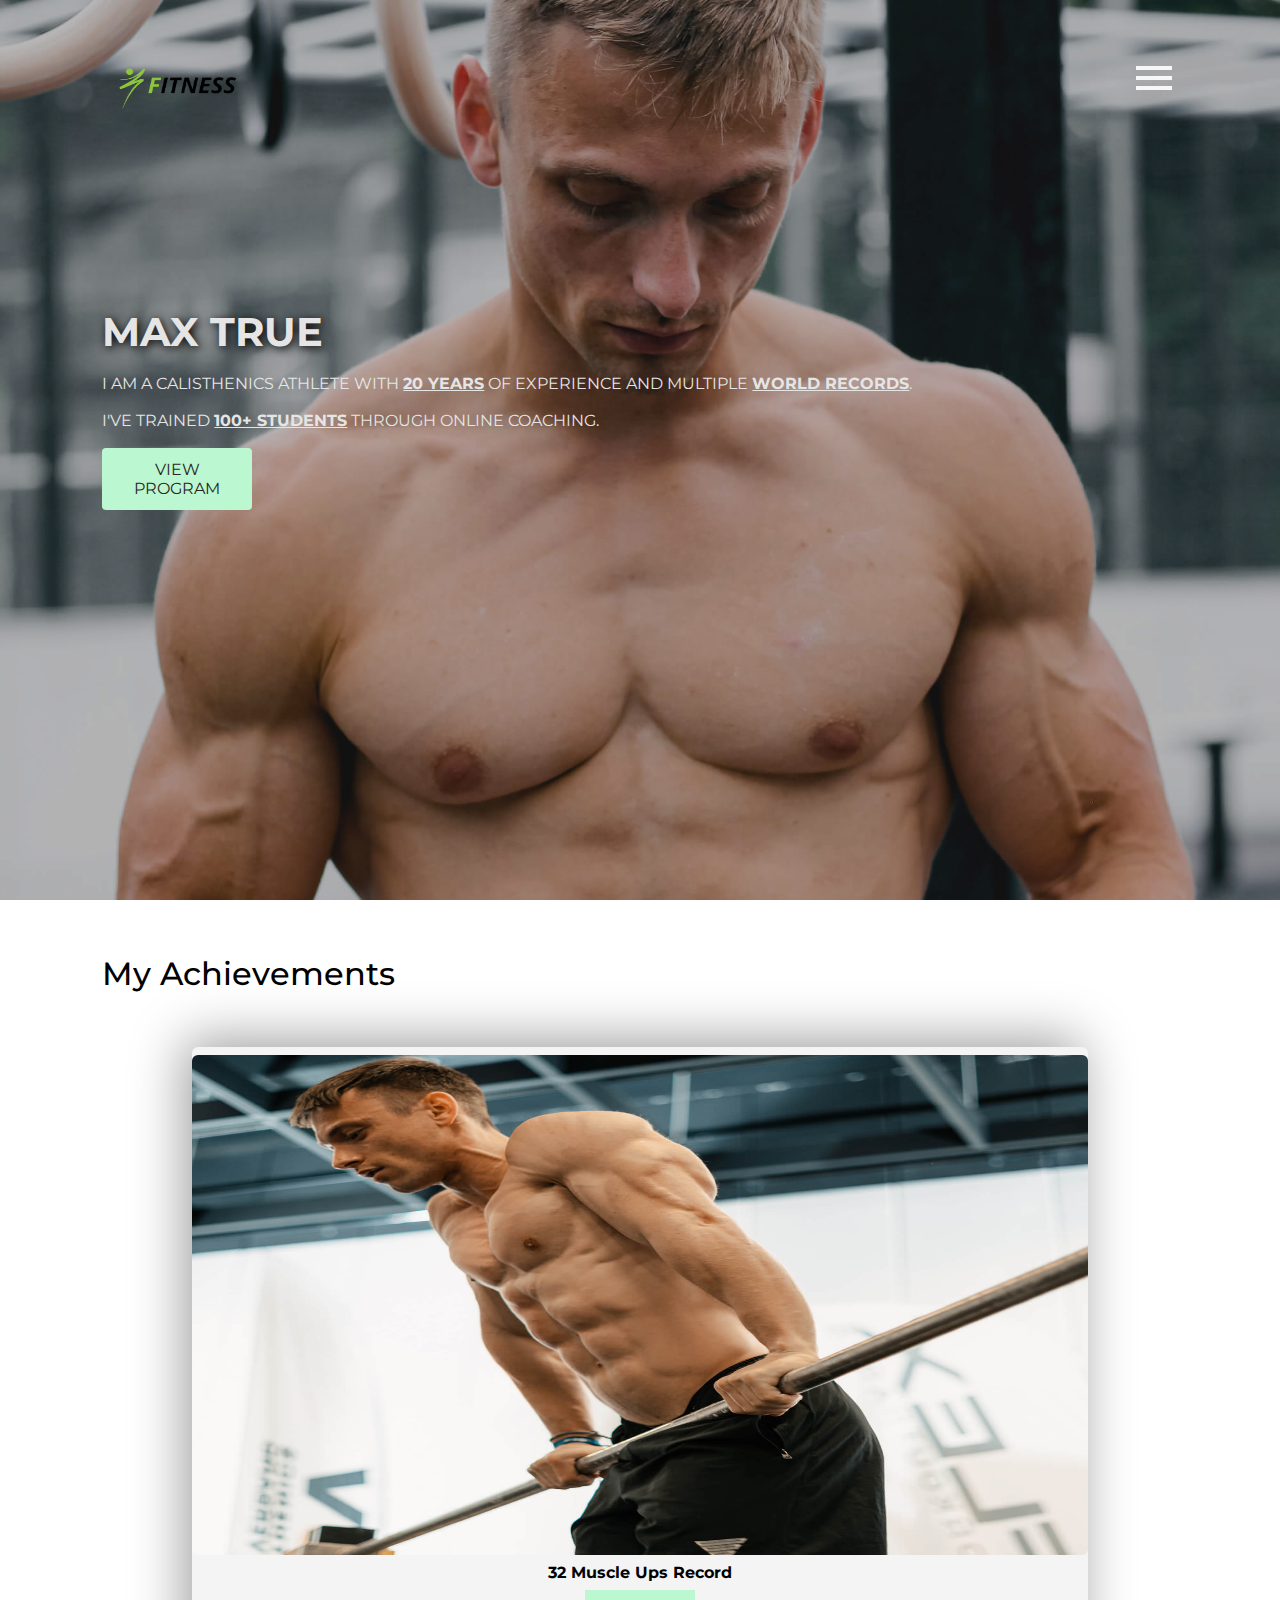
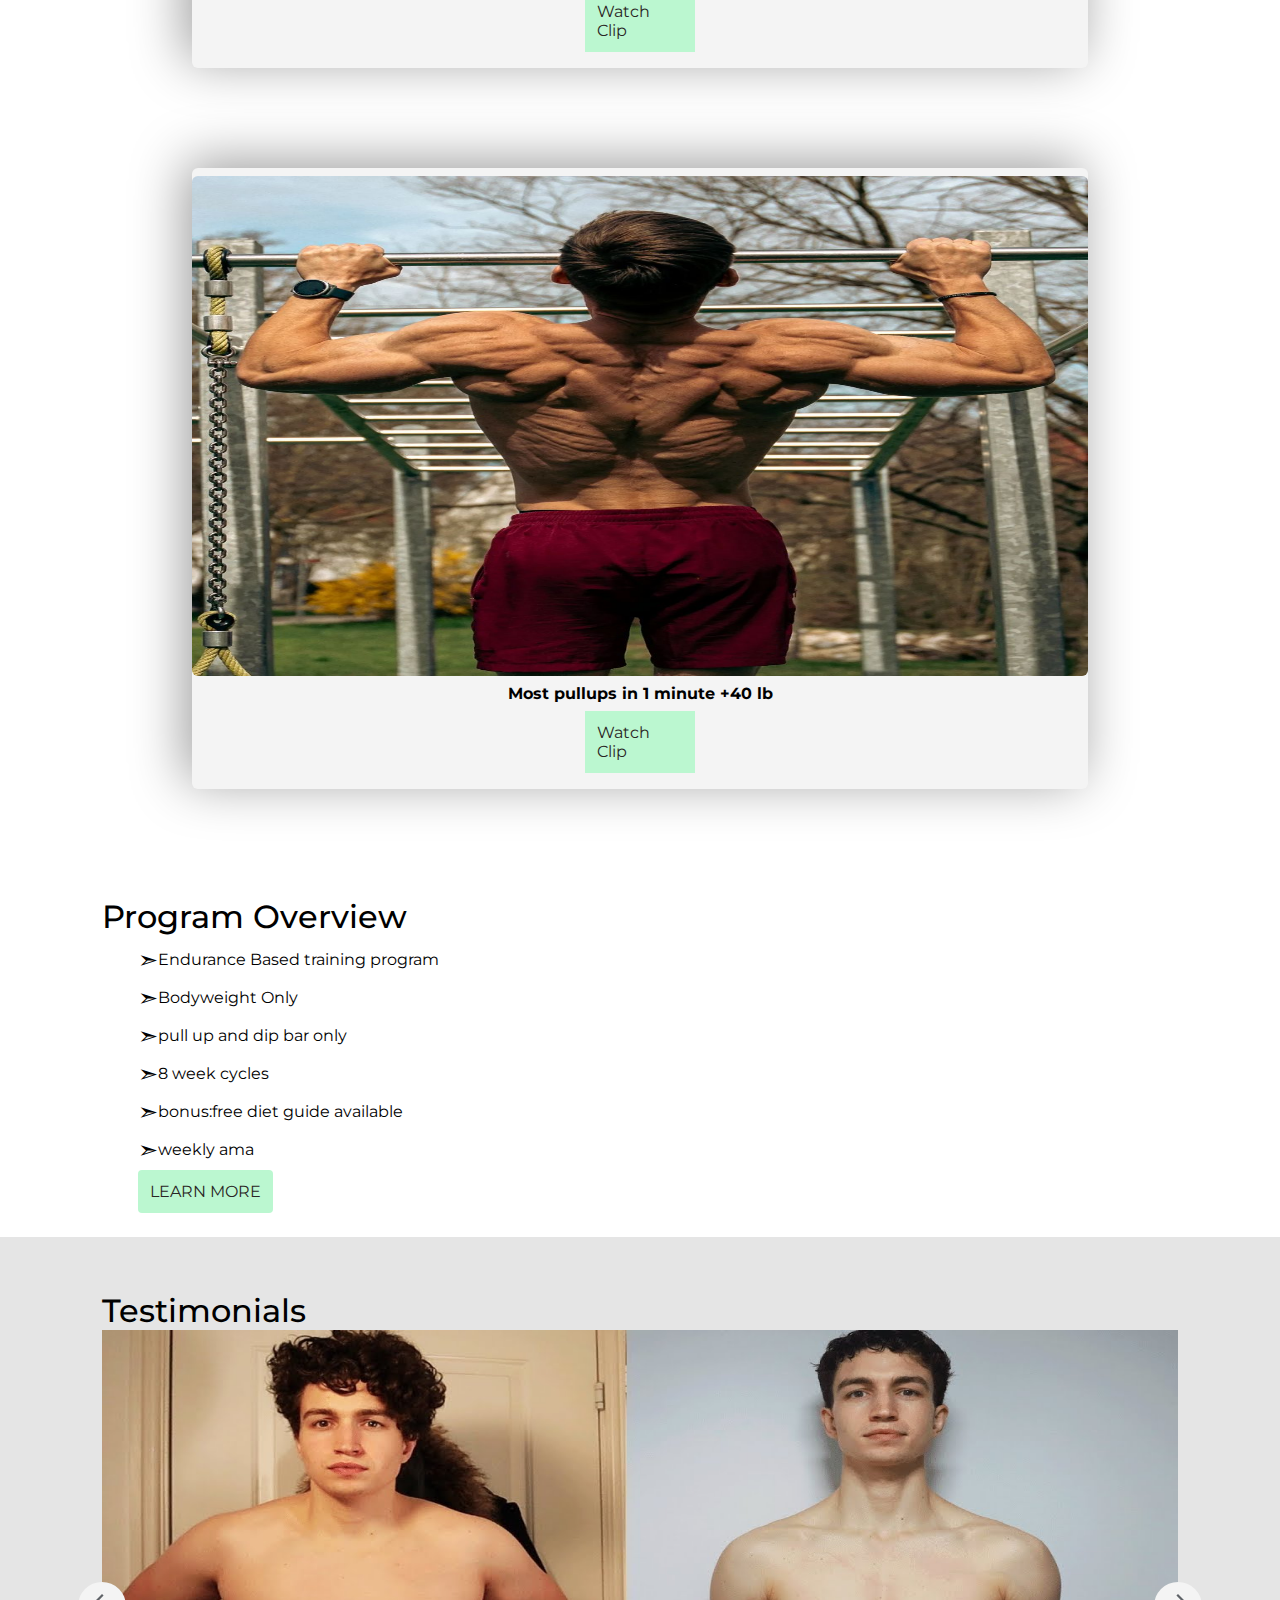
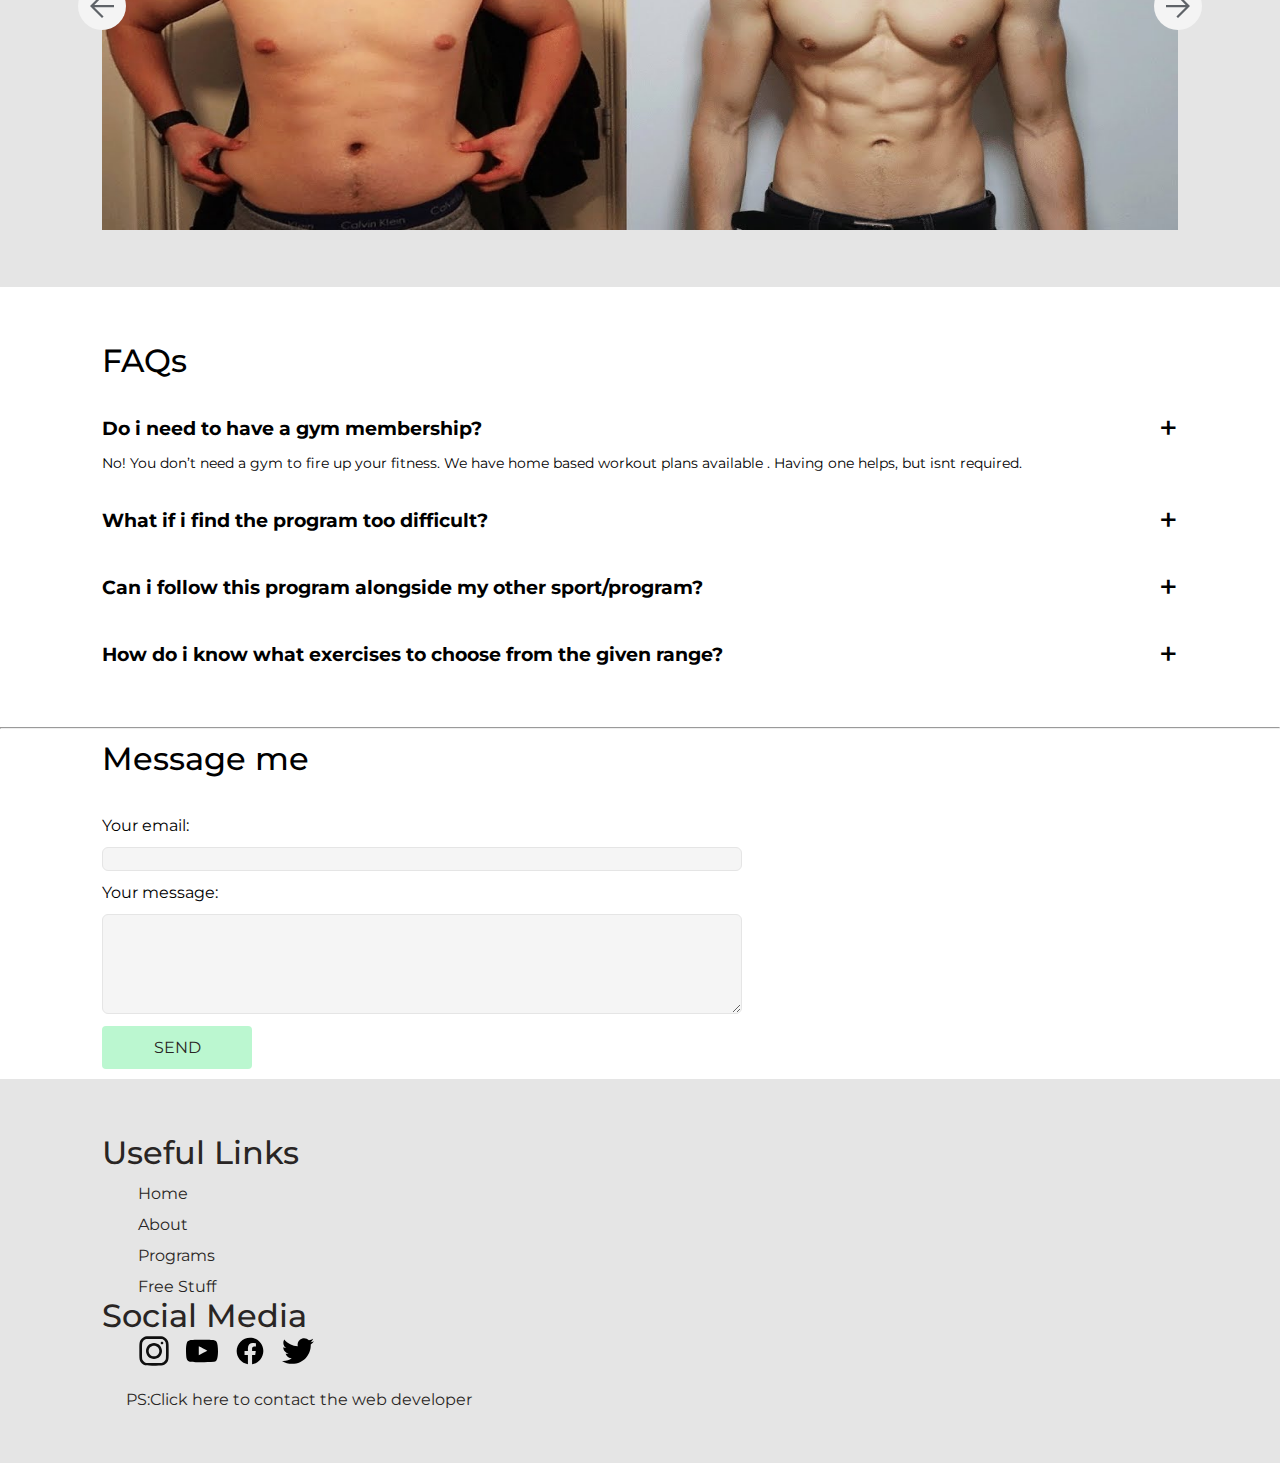
<file: index.html>
<!DOCTYPE html>
<html>
<head>
<title>Max True</title>
<link href="styles.css" rel="stylesheet"  >
<style>
@import url('https://fonts.googleapis.com/css2?family=Montserrat:wght@100;300;400;500;700;900&display=swap');
</style>
<style type="text/css">
*{
margin:0;
padding:0;
font-family:'Montserrat';
box-sizing:border-box;
}
h1{
font-size:3em;
}
h2{
font-size:2em;
text-align:left;
font-weight:500;
}
section{
padding:6vh 8vw;
}
.overlay{
width:100vw;
height:100vh;
position:absolute;
top:0;
z-index:-1;
background-color:rgba(50,50,50,0.35);
}
.nav{
display:flex;
justify-content:space-between;
align-items:top;
}
.nav--logo{
width:150px;
height:64px;
}
.hero{
position:relative;
background:url("max.jpg");
background-attachment:fixed;
background-size:cover;
background-repeat:no-repeat;
height:100vh;
color:#e5e5e5;
z-index:2;
}
.hero--text {
position:relative;
top:8vh;
display:flex;
flex-direction:column;
}
.hero--text>*{
margin:9px 0;
text-align:left;
}
.hero h1{
width:70vw;
text-transform:uppercase;
font-size:2.5em;
text-shadow:2px 2px 10px #000;
font-weight:700;
}
.hero p{
width:70vw;
text-transform:uppercase;
font-size:1em;
font-weight:400;
}
.cta--btn{
max-width:150px;
padding:12px;
display:inline;
border-radius:4px;
background-color:#bbf7d0;
z-index:100;
text-transform:uppercase;
text-align:center;
text-decoration:none;
color:#292524;
font-size:1em;
}
.sidenav{
width:70vw;
height:100vh;
background-color:#f4f4f4;
position:absolute;
left:-70vw;
transition:all 1s;
z-index:1000;
}
.sidenav section a{
display:block;
margin:36px 0;
font-size:24px;
text-decoration:none;
color:#292524;
}
.sidenav--btn{
position:absolute;
top:15px;
right:20px;
}


.strength--stats {
width:100vw;
background:#fff;
}
.strength--stats section:nth-child(2) {
display:flex;
flex-direction:column;
align-items:center;
padding-top:0;
}
.strength--stats div{
padding-top:0;
width:70vw;
border-radius:6px;
background:#f4f4f4;
box-shadow:-7px -7px 53px #9d9d9d,7px 7px 53px #ffffff;
padding:8px;
text-align:left;
display:flex;
flex-direction:column;
align-items:center;
}
.strength--stats div:nth-child(1) {
margin-bottom:100px;
}
.strength--stats div>*{
margin-bottom:8px;
}
.strength--stats img{
width:70vw;
height:500px;
border-radius:6px;
}
.strength--stats a{
width:110px;
color:#292524;
text-decoration:none;
background-color:#bbf7d0;
padding:12px;
}

.program--about ul{
list-style-type:none;
text-align:left;
}
.program--about p{
font-size:1.5em;
}
.program--about li{
display:flex;
align-items:center;
margin:9px 0 0 36px;
}
.program--about a{
position:relative;
top:18px;
left:36px;
}

.testimonials--parent {
background:#e5e5e5;
height:650px;
display:flex;
flex-direction:column;
justify-content:center;
}
.testimonials{
position:relative;
}
.testimonial{
width:100%;
height:500px;
}
.testimonial--btn {
background:#f4f4f4;
border-radius:50%;
width:48px;
height:48px;
position:absolute;
display:flex;
justify-content:center;
align-items:center;
}
.testimonial--btn:nth-child(1) {
top:50%;
left:-24px;
}
.testimonial--btn:nth-child(2) {
top:50%;
right:-24px;
}
.faq--wrapper {
height:350px
display:flex;
flex-direction:column;
justify-content:center;
}
.faq>*{
transition:all 1s;
}
.question {
margin-top:28px;
display:flex;
justify-content:space-between;
align-items:center;
}
.question h2:nth-child(1) {
font-size:1.2em;
font-weight:700;
}
.question h2:nth-child(2) {
font-size:2em;
width:50px;
text-align:right;
}
.answer{
margin-top:7px;
display:none;
}
.answer:nth-child(1) {
display:block;
}
.answer p{
font-size:0.9em;
text-transform:none;
text-align:left;
}

form{
height:350px;
display:flex;
flex-direction:column;
justify-content:center;
padding:6vh 8vw;
}
label{
display:flex;
flex-direction:column;
}
input, textarea{
width:50vw;
border:1px solid #e5e5e5;
border-radius:6px;
background-color:#f5f5f5;
margin:12px 0;
height:24px;
outline:none;
text-transform:none;
}
textarea{
height:100px;
}
button.cta--btn {
height:48px;
outline:none;
border:none;
}

footer{
padding:6vh 8vw;
background:#e5e5e5;
color:#292524;
}
footer div a{
position:relative;
left:24px;
margin:12px 0 0 12px;
}
footer div:nth-child(1) {
display:flex;
flex-direction:column;
}
footer a{
color:#292524;
text-decoration:none;
}
footer img{
width:32px;
height:32px;
}
</style>
</head>
<body>

<div class="hero" >
<div class="overlay"></div>
<div class="sidenav">
<section>
<a href="index.html" >Home</a>
<a href="about.html" >About</a>
<a href="programs.html" >Programs</a>
<a href="free-stuff.html" >Free Stuff</a>
</section>
<svg id="close-btn" class="sidenav--btn" xmlns="http://www.w3.org/2000/svg" height="48px" viewBox="0 -960 960 960" width="48px" fill="#040404"><path d="m256-200-56-56 224-224-224-224 56-56 224 224 224-224 56 56-224 224 224 224-56 56-224-224-224 224Z"/></svg>
</div>
<section>
<nav class="nav" >
<img src="logo.png" class="nav--logo">
<svg id="open-btn"  class="nav--btn" xmlns="http://www.w3.org/2000/svg" height="48px" viewBox="0 -960 960 960" width="48px" fill="#f7f7f7"><path d="M120-240v-80h720v80H120Zm0-200v-80h720v80H120Zm0-200v-80h720v80H120Z"/></svg>
</nav>
</section>
<section class="hero--text" >
<h1>Max True</h1>
<p>I am a Calisthenics Athlete with <b><u>20 years</u></b> of experience and multiple <b><u>world records</u></b>.</p>
<p>I've trained <u><b>100+ students</b></u> through online coaching. </p>
<a href="programs.html" class="cta--btn" >View Program</a>
</section>
</div>

<div class="strength--stats">
<section>
<h2>My Achievements</h2>
</section>
<section>
<div>
<img src="muscleup.jpg">
<h4>32 Muscle Ups Record</h4>
<a href="https://youtu.be/Oxgva2h65Es?si=q1rkz_j2wNtDAdHo" >Watch Clip</a>
</div>
<div>
<img src="pullup.jpg">
<h4>Most pullups in 1 minute +40 lb</h4>
<a href="https://youtu.be/0UlwXsQMvKA?si=mVTxJ-f03Y9Ck01a" >Watch Clip</a>
</div>
</section>
</div>



<div class="program--about" >
<section>
<h2>Program Overview</h2>
<ul>
<li><p>&#10147</p> Endurance Based training program</li>
<li><p>&#10147</p> Bodyweight Only</li>
<li><p>&#10147</p> pull up and dip bar only</li>
<li><p>&#10147</p> 8 week cycles</li>
<li><p>&#10147</p> bonus:free diet guide available</li>
<li><p>&#10147</p> weekly ama</li>
<a href="programs.html" class="cta--btn">Learn More</a>
</ul>
</section>
</div>


<div>
<section class="testimonials--parent" >
<h2>Testimonials</h2>
<div class="testimonials--parent" >
<div class="testimonials">
<div class="testimonial--btn"><svg xmlns="http://www.w3.org/2000/svg" height="36px" viewBox="0 -960 960 960" width="36px" fill="#5f6368"><path d="m274-450 248 248-42 42-320-320 320-320 42 42-248 248h526v60H274Z"/></svg></div>
<div class="testimonial--btn"><svg xmlns="http://www.w3.org/2000/svg" height="36px" viewBox="0 -960 960 960" width="36px" fill="#5f6368"><path d="M686-450H160v-60h526L438-758l42-42 320 320-320 320-42-42 248-248Z"/></svg></div>
<img class="testimonial" src="0.jpeg">
</div>
</div>
</section>

</div>

<div>
<section>
<h2>FAQ<span style="text-transform:none;font-weight:500;" >s</span></h2>
<div class="faq--wrapper">
<div class="faq">
<div class="question">
<h2>Do i need to have a gym membership?</h2>
<h2>+</h2>
</div>
<div class="answer">
<p>No! You don’t need a gym to fire up your fitness. We have home based workout plans available . Having one helps, but isnt required. </p>
</div>
</div>

<div class="faq">
<div class="question">
<h2>What if i find the program too difficult? </h2>
<h2>+</h2>
</div>
<div class="answer">
<p>All plans start with an introductory week, this allows you to get to know the exercises and grasp how the workouts flow. But the workload will be customised to you, to make sure you are training most effectively for you. If you are really struggling, fire us an email.</p>
</div>
</div>

<div class="faq">
<div class="question">
<h2>Can i follow this program alongside my other sport/program? </h2>
<h2>+</h2>
</div>
<div class="answer">
<p>Of course! The program offers a range of workout plans that suit all lifestyles. Most plans would probably enhance performance in a multitude of sports.</p>
</div>
</div>

<div class="faq">
<div class="question">
<h2>How do i know what exercises to choose from the given range? </h2>
<h2>+</h2>
</div>
<div class="answer">
<p>All exercise options given for workouts are all safe and effective options. We have included a range to suit all of our client’s needs. If you’re new to training, why not try out the exercises and find out what ones your find best for you. No exercise options trumps another, all will help you reach those goals.</p>
</div>
</div>
</div>
</section>
</div>
<hr>
<form
  action="https://formspree.io/f/xwkgdglb"
  method="POST"
>
<h2>Message me</h2><br><br>
  <label>
    Your email:
    <input type="email" name="email" required="required" >
  </label>
  <label>
    Your message:
    <textarea type="text"  name="message" required="required" ></textarea>
  </label>
  <!-- your other form fields go here -->
  <button class="cta--btn"  type="submit">Send</button>
</form>


<footer>
<div>
<h2>Useful Links</h2>
<a href="index.html" >Home</a>
<a href="about.html" >About</a>
<a href="programs.html" >Programs</a>
<a href="free-stuff.html" >Free Stuff</a>
</div>
<div>
<h2>Social Media</h2>
<a href="" ><img src="instagram.svg"></a>
<a href="" ><img src="youtube.svg"></a>
<a href="" ><img src="facebook.svg"></a>
<a href="" ><img src="twitter.svg"></a>
</div>
<div>
<a href="https://www.instagram.com/simbol257" ><p>PS:Click here to contact the web developer</p></a>
</div>
</footer>

<script type="text/javascript">
document.getElementsByClassName("answer")[0].style.display = "block"
document.getElementById("open-btn").addEventListener("click", function(){
document.querySelector(".sidenav").style.left = "0px"
})
document.getElementById("close-btn").addEventListener("click", function(){
document.querySelector(".sidenav").style.left = "-70vw"
})
var image_index = 0
var image_src 
document.getElementsByClassName("testimonial--btn")[0].addEventListener("click", function(){
if(image_index == 0){
image_index = 4
}
else{
image_index = image_index - 1
}
image_src = image_index + ".jpeg"
document.getElementsByClassName("testimonial")[0].setAttribute("src", image_src) 
})

document.getElementsByClassName("testimonial--btn")[1].addEventListener("click", function(){
if(image_index == 4){
image_index = 0
}
else{
image_index = image_index + 1
}
image_src = image_index + ".jpeg"
document.getElementsByClassName("testimonial")[0].setAttribute("src", image_src) 
})

//   FAQs
var i = 0
var j = 0
for(i=0;i<4;i++){
document.getElementsByClassName("question")[i].addEventListener("click", function(){
for(j=0;j<4;j++){
document.getElementsByClassName("answer")[j].style.display = "none"
}
this.nextElementSibling.style.display = "block" 
})
}
</script>
</body>
</html>
</file>
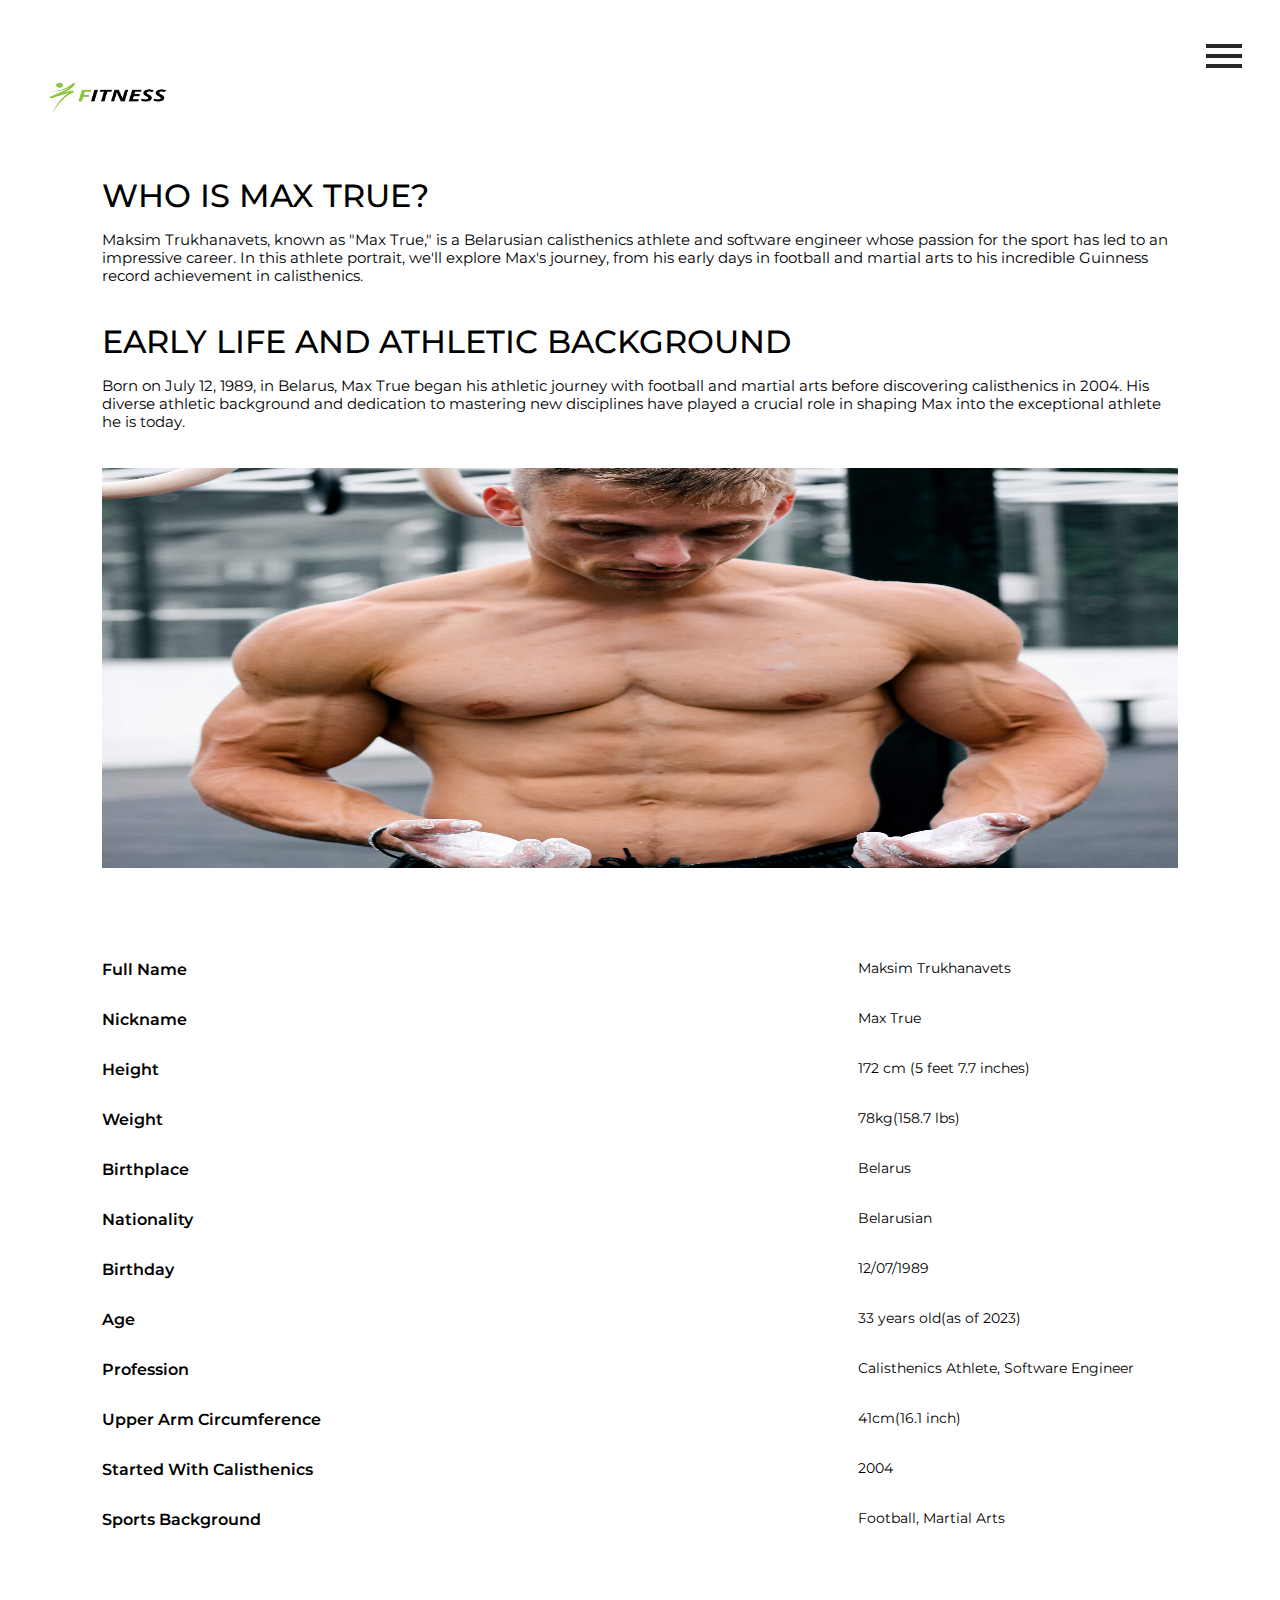
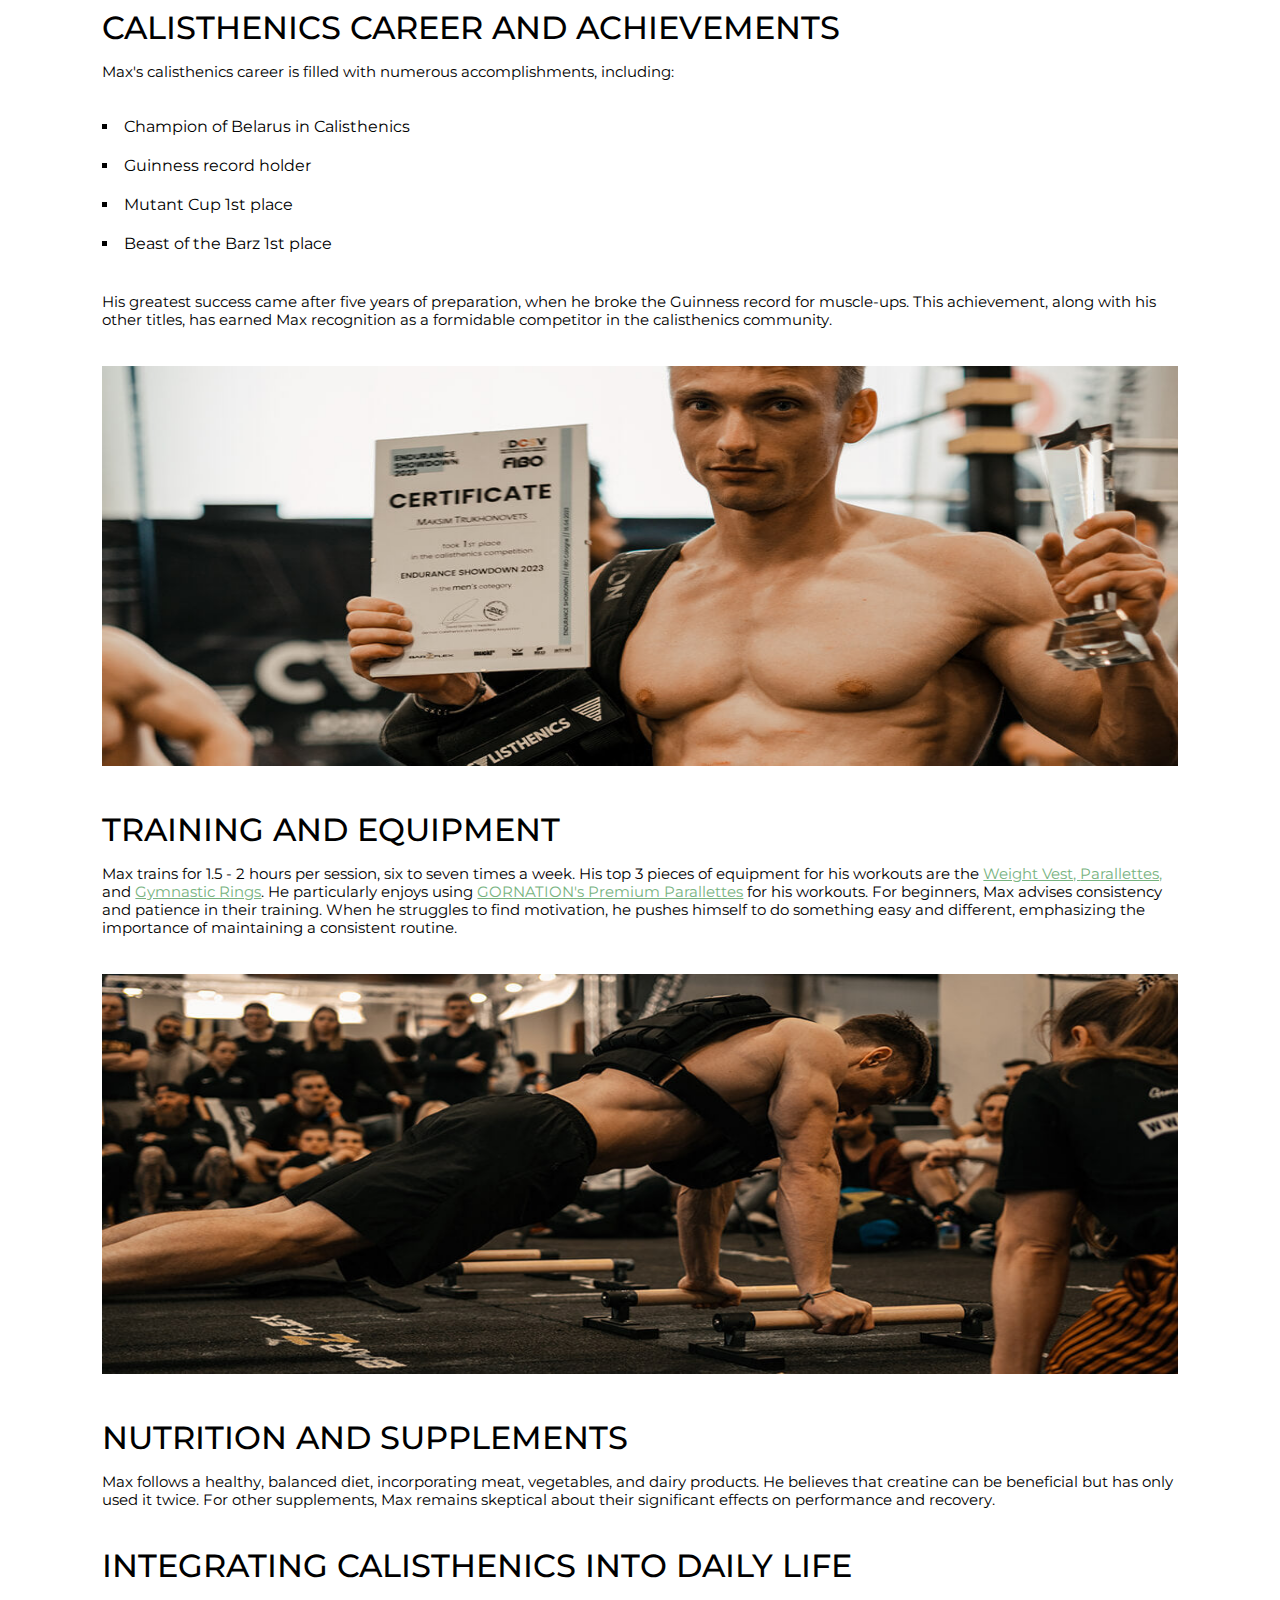
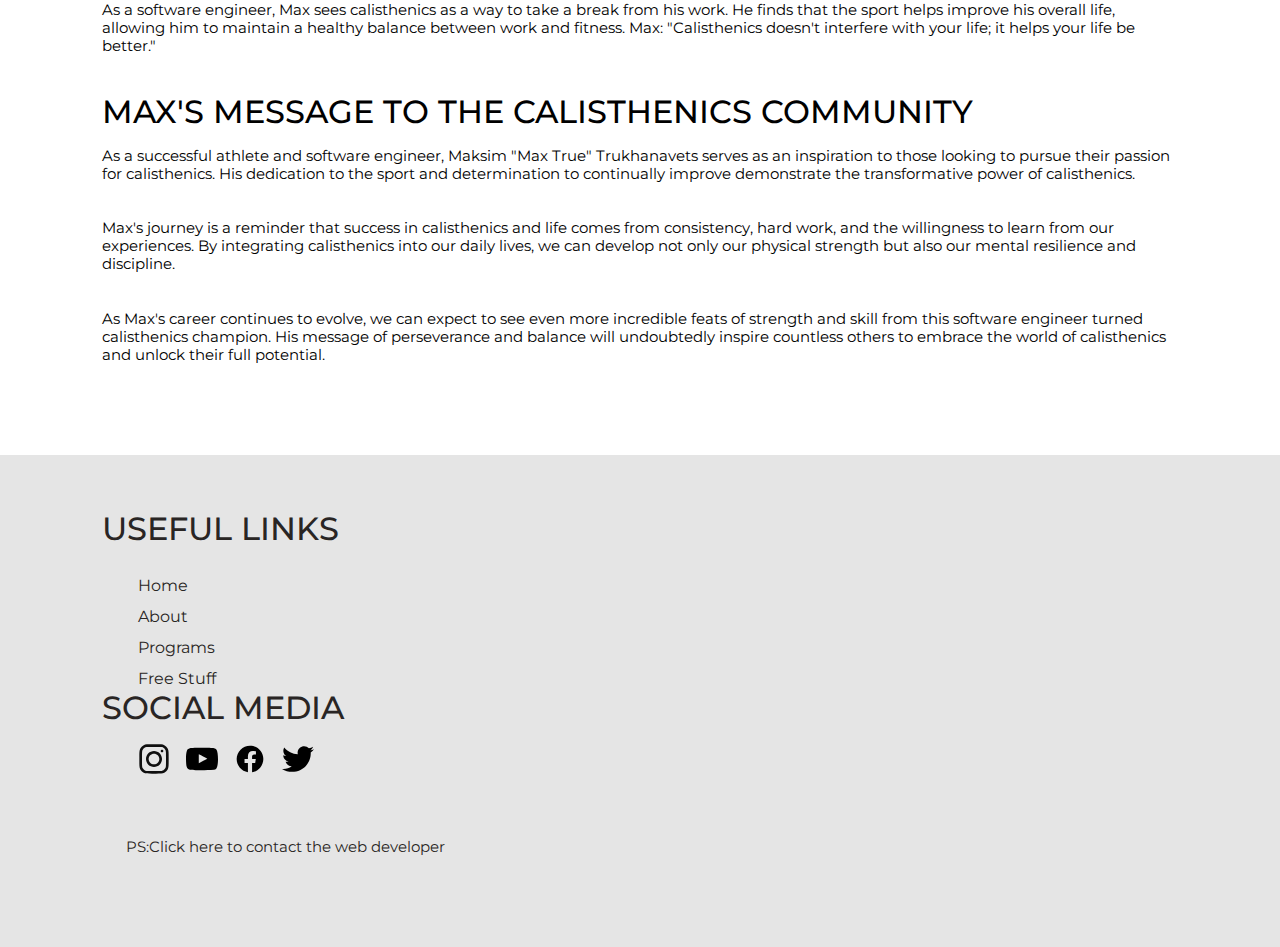
<file: about.html>
<!DOCTYPE html>
<html>
<head>
<title>Max True</title>
<style>
@import url('https://fonts.googleapis.com/css2?family=Montserrat:wght@100;300;400;500;700;900&display=swap');
</style>
<style type="text/css">
*{
margin:0;
padding:0;
font-family:"Montserrat";
text-transform:uppercase;
}
 h2, p{
width:84vw;
}
h1{
font-size:3em;
}
h2{
font-size:2em;
text-align:left;
font-weight:500;
margin-bottom:0.5em;
}
h3{
font-weight:600;
font-size:1em;
text-transform:capitalize;
width:30vw;
text-align:left;
}
a{
color:#77b380;
text-transform:none;
}
.about {
width:84vw;
display:flex;
flex-direction:column;
margin:3em 0;
}
.about--row {
display:flex;
justify-content:space-between;
}
.about--row p{
width:25vw;
font-size:0.85em;
}
p{
text-align:left;
font-size:0.92em;
text-transform:none;
margin-bottom:2.5em;
}
ul{
margin-bottom:2.5em;
}
ul li{
text-align:left;
text-transform:none;
margin-bottom:1.25em;
list-style-position:inside;
list-style-type:square;
}
img{
width:84vw;
height:400px;
margin-bottom:2.5em;
}
.overlay{
width:100vw;
height:100vh;
position:absolute;
top:0;
z-index:-1;
background-color:rgba(50,50,50,0.35);
}
section{
padding:6vh 8vw;
text-align:center;
}
.nav{
display:flex;
justify-content:space-between;
height:122px;
}
.nav--logo{
transform:translateY(40px);
width:150px;
height:48px;
margin:32px 0 0 32px;
}
#open-btn {
margin:32px 32px 0 0;
}
.sidenav{
width:50vw;
height:100vh;
background-color:#f4f4f4;
position:absolute;
left:-50vw;
transition:all 1s;
z-index:1000;
}
.sidenav section a{
display:block;
margin:36px 0;
font-size:24px;
text-decoration:none;
color:#292524;
}
.sidenav--btn{
position:absolute;
top:15px;
right:20px;
}


footer{
padding:6vh 8vw;
background:#e5e5e5;
color:#292524;
}
footer div a{
position:relative;
left:24px;
margin:12px 0 0 12px;
}
footer div:nth-child(1) {
display:flex;
flex-direction:column;
}
footer a{
color:#292524;
text-decoration:none;
}
footer img{
width:32px;
height:32px;
}
</style>
</head>
<body>
<div class="sidenav">
<section>
<a href="index.html" >Home</a>
<a href="about.html" >About</a>
<a href="programs.html" >Programs</a>
<a href="free-stuff.html" >Free Stuff</a>
</section>
<svg id="close-btn" class="sidenav--btn" xmlns="http://www.w3.org/2000/svg" height="48px" viewBox="0 -960 960 960" width="48px" fill="#292524"><path d="m256-200-56-56 224-224-224-224 56-56 224 224 224-224 56 56-224 224 224 224-56 56-224-224-224 224Z"/></svg>
</div>
<nav class="nav" >
<img src="logo.png" class="nav--logo">
<svg id="open-btn"  class="nav--btn" xmlns="http://www.w3.org/2000/svg" height="48px" viewBox="0 -960 960 960" width="48px" fill="#292524"><path d="M120-240v-80h720v80H120Zm0-200v-80h720v80H120Zm0-200v-80h720v80H120Z"/></svg>
</nav>

<section>
<h2>Who is max true? </h2>
<p>Maksim Trukhanavets, known as "Max True," is a Belarusian calisthenics athlete and software engineer whose passion for the sport has led to an impressive career. In this athlete portrait, we'll explore Max's journey, from his early days in football and martial arts to his incredible Guinness record achievement in calisthenics.
</p>
<h2>Early Life and Athletic Background</h2>
<p>Born on July 12, 1989, in Belarus, Max True began his athletic journey with football and martial arts before discovering calisthenics in 2004. His diverse athletic background and dedication to mastering new disciplines have played a crucial role in shaping Max into the exceptional athlete he is today.</p>
<img src="max.jpg" >
<div class="about">
<div class="about--row">
<h3>Full Name</h3>
<p>Maksim Trukhanavets</p>
</div>
<div class="about--row">
<h3>Nickname</h3>
<p>Max True</p>
</div>
<div class="about--row">
<h3>Height</h3>
<p>172 cm (5 feet 7.7 inches)</p>
</div>
<div class="about--row">
<h3>Weight</h3>
<p>78kg(158.7 lbs)</p>
</div>
<div class="about--row">
<h3>Birthplace</h3>
<p>Belarus</p>
</div>
<div class="about--row">
<h3>Nationality</h3>
<p>Belarusian</p>
</div>
<div class="about--row">
<h3>Birthday</h3>
<p>12/07/1989</p>
</div>
<div class="about--row">
<h3>Age</h3>
<p>33 years old(as of 2023) </p>
</div>
<div class="about--row">
<h3>Profession</h3>
<p>Calisthenics Athlete, Software Engineer</p>
</div>
<div class="about--row">
<h3>Upper Arm Circumference</h3>
<p>41cm(16.1 inch) </p>
</div>
<div class="about--row">
<h3>Started with Calisthenics</h3>
<p>2004</p>
</div>
<div class="about--row">
<h3>Sports Background</h3>
<p>Football, Martial Arts</p>
</div>

</div>
<h2>Calisthenics Career and Achievements</h2>
<p>Max's calisthenics career is filled with numerous accomplishments, including:</p>
<ul>
<li>Champion of Belarus in Calisthenics</li>
<li>Guinness record holder</li>
<li>Mutant Cup 1st place</li>
<li>Beast of the Barz 1st place</li>
</ul>
<p>His greatest success came after five years of preparation, when he broke the Guinness record for muscle-ups. This achievement, along with his other titles, has earned Max recognition as a formidable competitor in the calisthenics community.
</p>
<img src="certificate.jpg" >
<h2>Training and Equipment</h2>
<p>Max trains for 1.5 - 2 hours per session, six to seven times a week. His top 3 pieces of equipment for his workouts are the <a href="https://www.gornation.com/products/elite-weight-vest-10kg" >Weight Vest, </a><a href="https://www.gornation.com/products/premium-parallettes-max" > Parallettes, </a>and <a href="https://www.gornation.com/products/workout-rings-set" >Gymnastic Rings</a>. He particularly enjoys using <a href="https://www.gornation.com/products/premium-parallettes-pro" >GORNATION's Premium Parallettes</a> for his workouts. For beginners, Max advises consistency and patience in their training. When he struggles to find motivation, he pushes himself to do something easy and different, emphasizing the importance of maintaining a consistent routine.</p>
<img src="training.jpg" >
<h2>Nutrition and Supplements</h2>
<p>Max follows a healthy, balanced diet, incorporating meat, vegetables, and dairy products. He believes that creatine can be beneficial but has only used it twice. For other supplements, Max remains skeptical about their significant effects on performance and recovery.</p>

<h2>Integrating Calisthenics into Daily Life</h2>
<p>As a software engineer, Max sees calisthenics as a way to take a break from his work. He finds that the sport helps improve his overall life, allowing him to maintain a healthy balance between work and fitness. Max: "Calisthenics doesn't interfere with your life; it helps your life be better."</p>

<h2>Max's Message to the Calisthenics Community</h2>
<p>As a successful athlete and software engineer, Maksim "Max True" Trukhanavets serves as an inspiration to those looking to pursue their passion for calisthenics. His dedication to the sport and determination to continually improve demonstrate the transformative power of calisthenics.</p>

<p>Max's journey is a reminder that success in calisthenics and life comes from consistency, hard work, and the willingness to learn from our experiences. By integrating calisthenics into our daily lives, we can develop not only our physical strength but also our mental resilience and discipline.</p>

<p>As Max's career continues to evolve, we can expect to see even more incredible feats of strength and skill from this software engineer turned calisthenics champion. His message of perseverance and balance will undoubtedly inspire countless others to embrace the world of calisthenics and unlock their full potential.</p>


</section>

<footer>
<div>
<h2>Useful Links</h2>
<a href="index.html" >Home</a>
<a href="about.html" >About</a>
<a href="programs.html" >Programs</a>
<a href="free-stuff.html" >Free Stuff</a>
</div>
<div>
<h2>Social Media</h2>
<a href="" ><img src="instagram.svg"></a>
<a href="" ><img src="youtube.svg"></a>
<a href="" ><img src="facebook.svg"></a>
<a href="" ><img src="twitter.svg"></a>
</div>
<div>
<a href="https://www.instagram.com/simbol257" ><p>PS:Click here to contact the web developer</p></a>
</div>
</footer>

<script type="text/javascript">
document.getElementById("open-btn").addEventListener("click", function(){
document.querySelector(".sidenav").style.left = "0px"
})
document.getElementById("close-btn").addEventListener("click", function(){
document.querySelector(".sidenav").style.left = "-50vw"
})

</script>
</body>
</html>
</file>
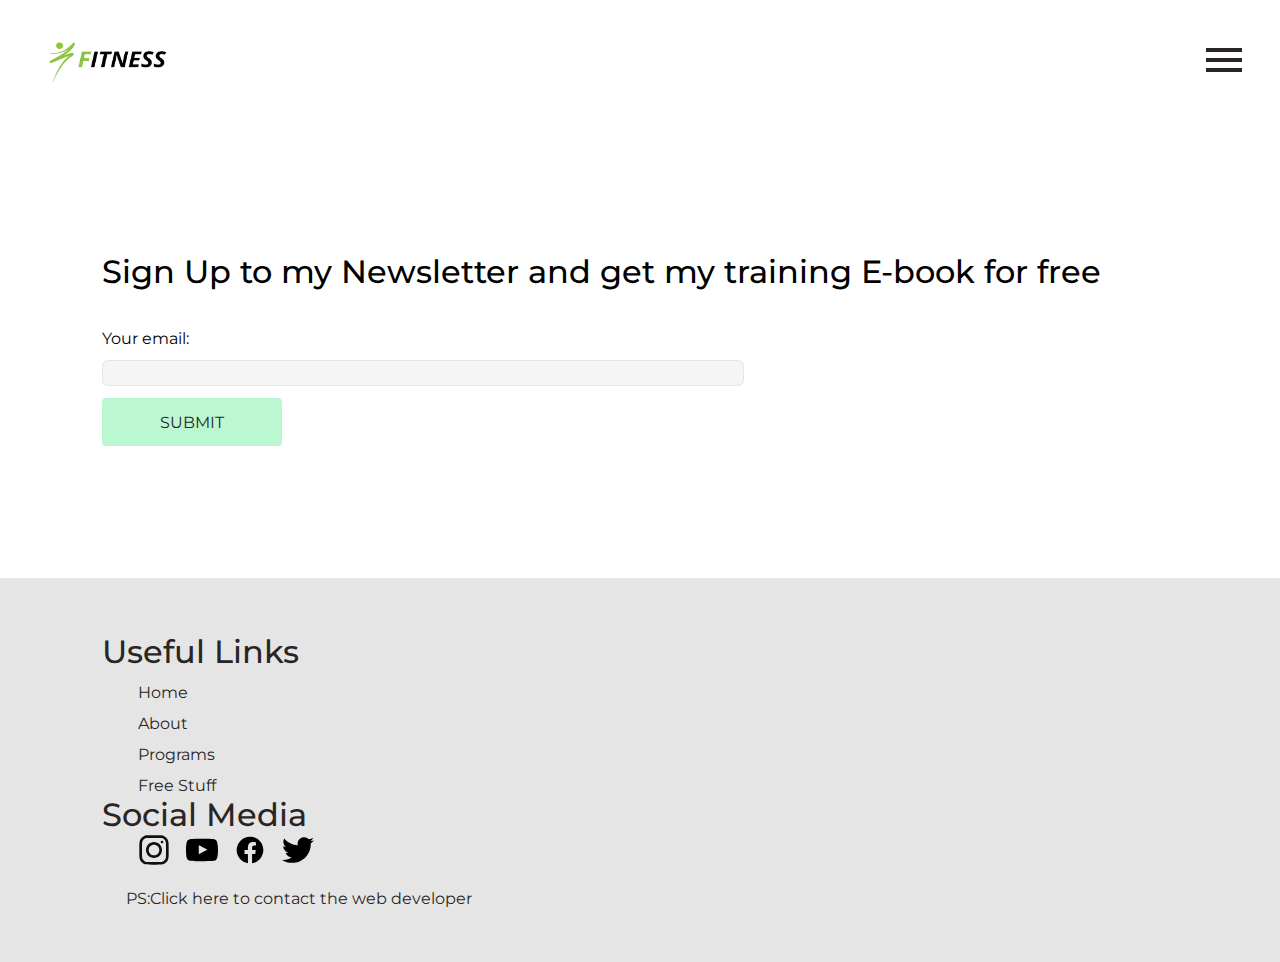
<file: free-stuff.html>
<!DOCTYPE html>
<html>
<head>
<title>Max True</title>
<style>
@import url('https://fonts.googleapis.com/css2?family=Montserrat:wght@100;300;400;500;700;900&display=swap');
</style>
<style type="text/css">
*{
margin:0;
padding:0;
font-family:"Montserrat";
}
h1{
font-size:3em;
}
h2{
font-size:2em;
text-align:left;
font-weight:500;
}
.overlay{
width:100vw;
height:100vh;
position:absolute;
top:0;
z-index:-1;
background-color:rgba(50,50,50,0.35);
}
section{
padding:6vh 8vw;
text-align:center;
}
.nav{
display:flex;
justify-content:space-between;
align-items:center;
height:120px;
}
.nav--logo{
width:150px;
height:64px;
margin-left:32px;
}
#open-btn {
margin-right:32px;
}
.sidenav{
width:50vw;
height:100vh;
background-color:#f4f4f4;
position:absolute;
left:-50vw;
transition:all 1s;
z-index:1000;
}
.sidenav section a{
display:block;
margin:36px 0;
font-size:24px;
text-decoration:none;
color:#292524;
}
.sidenav--btn{
position:absolute;
top:15px;
right:20px;
}
form{
height:350px;
display:flex;
flex-direction:column;
justify-content:center;
padding:6vh 8vw;
}
label{
display:flex;
flex-direction:column;
}
input{
width:50vw;
border:1px solid #e5e5e5;
border-radius:6px;
background-color:#f5f5f5;
margin:12px 0;
height:24px;
outline:none;
text-transform:none;
}
button.cta--btn {
height:48px;
outline:none;
border:none;
width:180px;
padding:12px;
border-radius:4px;
background-color:#bbf7d0;
z-index:100;
text-transform:uppercase;
text-align:center;
text-decoration:none;
color:#292524;
font-size:1em;
}


footer{
padding:6vh 8vw;
background:#e5e5e5;
color:#292524;
}
footer div a{
position:relative;
left:24px;
margin:12px 0 0 12px;
}
footer div:nth-child(1) {
display:flex;
flex-direction:column;
}
footer a{
color:#292524;
text-decoration:none;
}
footer img{
width:32px;
height:32px;
}
</style>
</head>
<body>
<div class="sidenav">
<section>
<a href="index.html" >Home</a>
<a href="about.html" >About</a>
<a href="programs.html" >Programs</a>
<a href="free-stuff.html" >Free Stuff</a>
</section>
<svg id="close-btn" class="sidenav--btn" xmlns="http://www.w3.org/2000/svg" height="48px" viewBox="0 -960 960 960" width="48px" fill="#292524"><path d="m256-200-56-56 224-224-224-224 56-56 224 224 224-224 56 56-224 224 224 224-56 56-224-224-224 224Z"/></svg>
</div>
<nav class="nav" >
<img src="logo.png" class="nav--logo">
<svg id="open-btn"  class="nav--btn" xmlns="http://www.w3.org/2000/svg" height="48px" viewBox="0 -960 960 960" width="48px" fill="#292524"><path d="M120-240v-80h720v80H120Zm0-200v-80h720v80H120Zm0-200v-80h720v80H120Z"/></svg>
</nav>

<main>
<form
  action="https://formspree.io/f/xwkgdglb"
  method="POST"
>
<h2>Sign Up to my Newsletter and get my training E-book for free</h2><br><br>
  <label>
    Your email:
    <input type="email" name="email" required="required" >
  </label>
  <button class="cta--btn"  type="submit">Submit</button>
</form>


</main>

<footer>
<div>
<h2>Useful Links</h2>
<a href="index.html" >Home</a>
<a href="about.html" >About</a>
<a href="programs.html" >Programs</a>
<a href="free-stuff.html" >Free Stuff</a>
</div>
<div>
<h2>Social Media</h2>
<a href="" ><img src="instagram.svg"></a>
<a href="" ><img src="youtube.svg"></a>
<a href="" ><img src="facebook.svg"></a>
<a href="" ><img src="twitter.svg"></a>
</div>
<div>
<a href="https://www.instagram.com/simbol257" ><p>PS:Click here to contact the web developer</p></a>
</div>
</footer>

<script type="text/javascript">
document.getElementById("open-btn").addEventListener("click", function(){
document.querySelector(".sidenav").style.left = "0px"
})
document.getElementById("close-btn").addEventListener("click", function(){
document.querySelector(".sidenav").style.left = "-50vw"
})

</script>
</body>
</html>
</file>
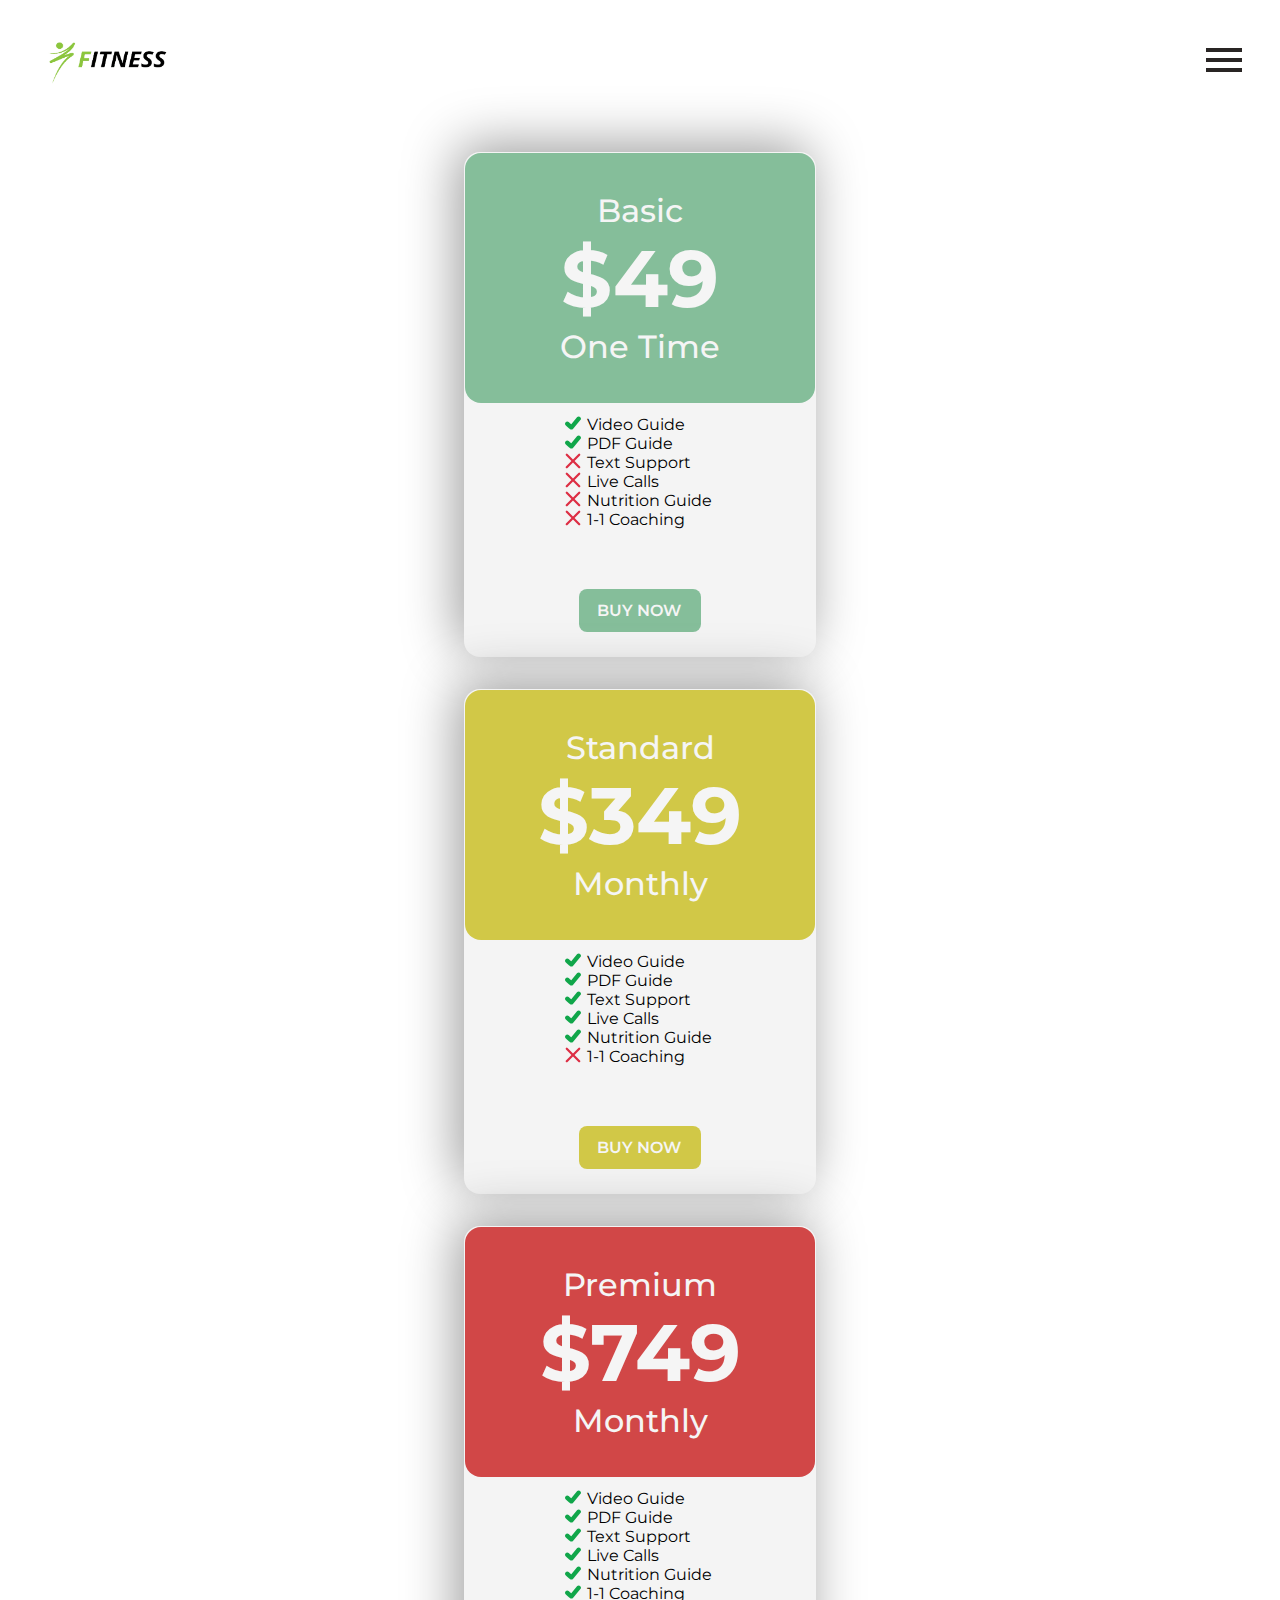
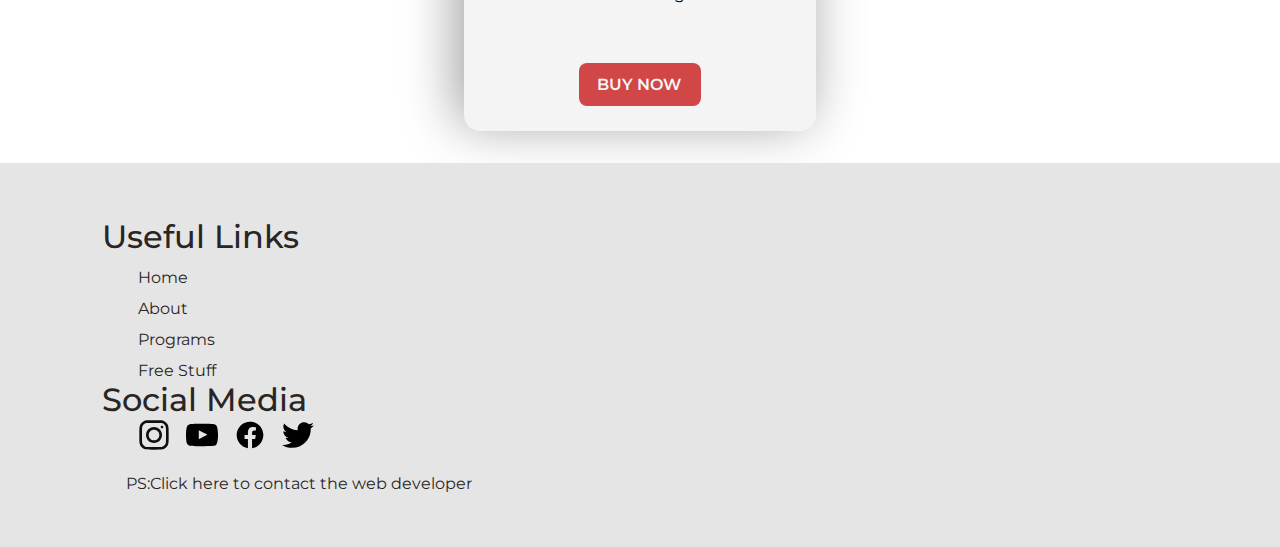
<file: programs.html>
<!DOCTYPE html>
<html>
<head>
<title>Max True</title>
<style>
@import url('https://fonts.googleapis.com/css2?family=Montserrat:wght@100;300;400;500;600;700;900&display=swap');
</style>
<style type="text/css">
*{
margin:0;
padding:0;
font-family:"Montserrat";
}
h1{
font-size:5em;
font-weight:700;
}
h2{
font-size:2em;
text-align:left;
font-weight:500;
}
.overlay{
width:100vw;
height:100vh;
position:absolute;
top:0;
z-index:-1;
background-color:rgba(50,50,50,0.35);
}
section{
padding:6vh 8vw;
text-align:center;
}
.nav{
display:flex;
justify-content:space-between;
align-items:center;
height:120px;
}
.nav--logo{
width:150px;
height:64px;
margin-left:32px;
}
#open-btn {
margin-right:32px;
}
.sidenav{
width:50vw;
height:100vh;
background-color:#f4f4f4;
position:absolute;
left:-50vw;
transition:all 1s;
z-index:1000;
}
.sidenav section a{
display:block;
margin:36px 0;
font-size:24px;
text-decoration:none;
color:#292524;
}
.sidenav--btn{
position:absolute;
top:15px;
right:20px;
}

.plan{
width:350px;
padding:1px;
border-radius:16px;
margin:2em auto;
background:#f4f4f4;
box-shadow:-7px -7px 53px #9d9d9d,7px 7px 53px #ffffff;
}
.plan--price {
width:350px;
height:250px;
background:#85be9a;
border-radius:16px;
display:flex;
flex-direction:column;
justify-content:center;
align-items:center;
color:#f5f5f5;
}
.plan--details{
width:350px;
height:150px;
box-sizing:border-box;
margin:12px 0;
}
.plan--details span{
display:flex;
margin:0 100px;
}
.plan--details img{
width:16px;
height:16px;
margin-right:6px;
}
.plan div{
width:350px;
}
.plan--buy_btn {
width:122px;
box-sizing:border-box;
padding:12px 18px;
background:#85be9a;
border-radius:8px;
color:#f5f5f5;
font-weight:600;
text-decoration:none;
display:block;
margin:24px auto;
}
.plan:nth-child(2) .plan--price ,.plan:nth-child(2) .plan--buy_btn{
background:#d1c847;
}
.plan:nth-child(3) .plan--price ,.plan:nth-child(3) .plan--buy_btn{
background:#d14747;
}

footer{
padding:6vh 8vw;
background:#e5e5e5;
color:#292524;
}
footer div a{
position:relative;
left:24px;
margin:12px 0 0 12px;
}
footer div:nth-child(1) {
display:flex;
flex-direction:column;
}
footer a{
color:#292524;
text-decoration:none;
}
footer img{
width:32px;
height:32px;
}
</style>
</head>
<body>
<div class="sidenav">
<section>
<a href="index.html" >Home</a>
<a href="about.html" >About</a>
<a href="programs.html" >Programs</a>
<a href="free-stuff.html" >Free Stuff</a>
</section>
<svg id="close-btn" class="sidenav--btn" xmlns="http://www.w3.org/2000/svg" height="48px" viewBox="0 -960 960 960" width="48px" fill="#292524"><path d="m256-200-56-56 224-224-224-224 56-56 224 224 224-224 56 56-224 224 224 224-56 56-224-224-224 224Z"/></svg>
</div>
<nav class="nav" >
<img src="logo.png" class="nav--logo">
<svg id="open-btn"  class="nav--btn" xmlns="http://www.w3.org/2000/svg" height="48px" viewBox="0 -960 960 960" width="48px" fill="#292524"><path d="M120-240v-80h720v80H120Zm0-200v-80h720v80H120Zm0-200v-80h720v80H120Z"/></svg>
</nav>

<main>
<div class="plan">
<div class="plan--price">
<h2>Basic</h2><h1>$49</h1><h2>One Time</h2>
</div>
<div class="plan--details">
<div>
<span><img src="tick.svg" ><p>Video Guide</p></span>
<span><img src="tick.svg" ><p>PDF Guide</p></span>
</div>
<div>
<span><img src="cross.svg" ><p>Text Support</p></span>
<span><img src="cross.svg" ><p>Live Calls</p></span>
<span><img src="cross.svg" ><p>Nutrition Guide</p></span>
<span><img src="cross.svg" ><p>1-1 Coaching</p></span>
</div>
</div>
<div>
<a href="" class="plan--buy_btn">BUY NOW</a>
</div>
</div>

<div class="plan">
<div class="plan--price">
<h2>Standard</h2><h1>$349</h1><h2>Monthly</h2>
</div>
<div class="plan--details">
<div>
<span><img src="tick.svg" ><p>Video Guide</p></span>
<span><img src="tick.svg" ><p>PDF Guide</p></span>

<span><img src="tick.svg" ><p>Text Support</p></span>
<span><img src="tick.svg" ><p>Live Calls</p></span>
<span><img src="tick.svg" ><p>Nutrition Guide</p></span>
</div>
<div>
<span><img src="cross.svg" ><p>1-1 Coaching</p></span>
</div>
</div>
<div>
<a href="" class="plan--buy_btn">BUY NOW</a>
</div>
</div>

<div class="plan">
<div class="plan--price">
<h2>Premium</h2><h1>$749</h1><h2>Monthly</h2>
</div>
<div class="plan--details">
<div>
<span><img src="tick.svg" ><p>Video Guide</p></span>
<span><img src="tick.svg" ><p>PDF Guide</p></span>
<span><img src="tick.svg" ><p>Text Support</p></span>
<span><img src="tick.svg" ><p>Live Calls</p></span>
<span><img src="tick.svg" ><p>Nutrition Guide</p></span>
<span><img src="tick.svg" ><p>1-1 Coaching</p></span>
</div>
</div>
<div>
<a href="" class="plan--buy_btn">BUY NOW</a>
</div>
</div>

</main>

<footer>
<div>
<h2>Useful Links</h2>
<a href="index.html" >Home</a>
<a href="about.html" >About</a>
<a href="programs.html" >Programs</a>
<a href="free-stuff.html" >Free Stuff</a>
</div>
<div>
<h2>Social Media</h2>
<a href="" ><img src="instagram.svg"></a>
<a href="" ><img src="youtube.svg"></a>
<a href="" ><img src="facebook.svg"></a>
<a href="" ><img src="twitter.svg"></a>
</div>
<div>
<a href="https://www.instagram.com/simbol257" ><p>PS:Click here to contact the web developer</p></a>
</div>
</footer>

<script type="text/javascript">
document.getElementById("open-btn").addEventListener("click", function(){
document.querySelector(".sidenav").style.left = "0px"
})
document.getElementById("close-btn").addEventListener("click", function(){
document.querySelector(".sidenav").style.left = "-50vw"
})

</script>
</body>
</html>
</file>
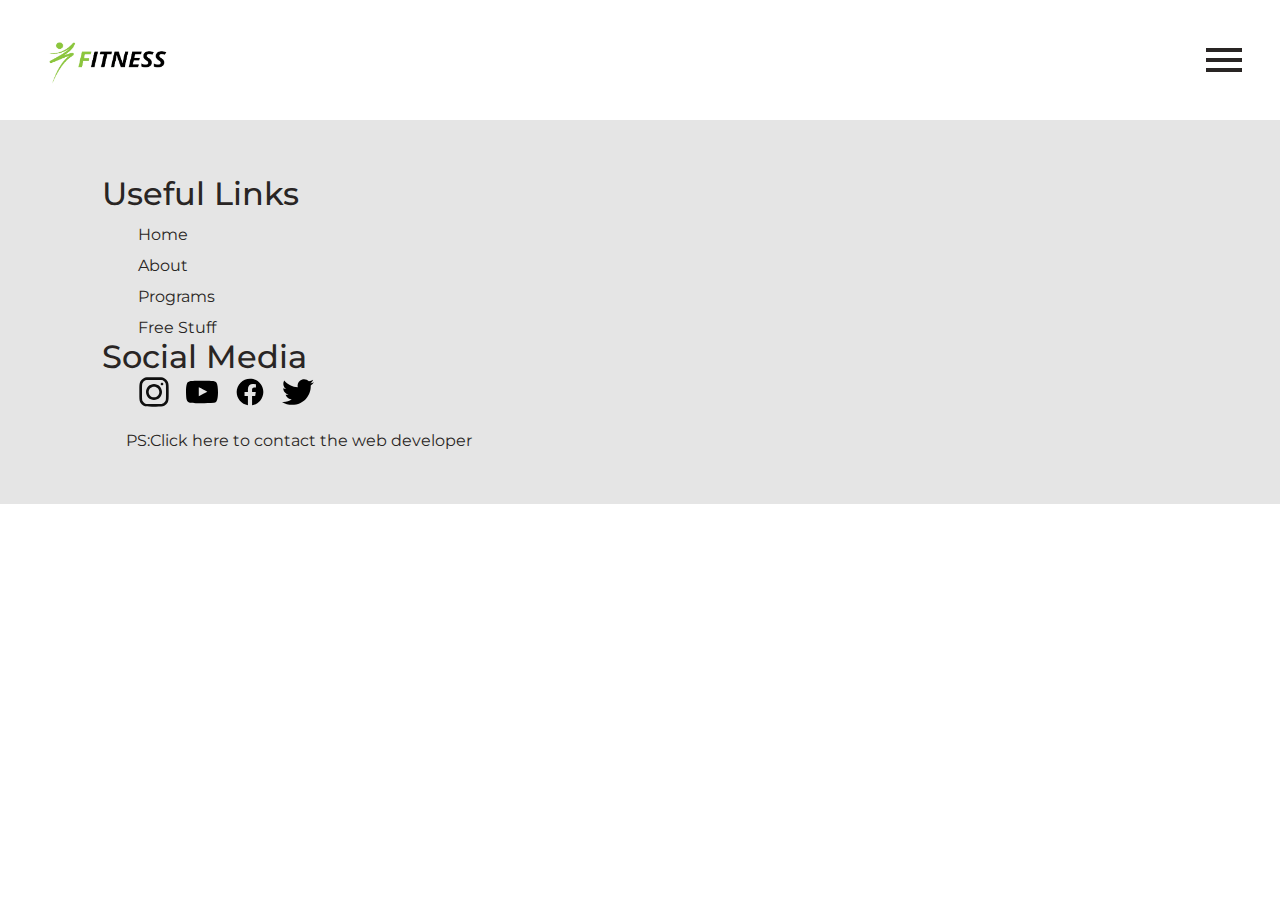
<file: template.html>
<!DOCTYPE html>
<html>
<head>
<title>Max True</title>
<style>
@import url('https://fonts.googleapis.com/css2?family=Montserrat:wght@100;300;400;500;700;900&display=swap');
</style>
<style type="text/css">
*{
margin:0;
padding:0;
font-family:"Montserrat";
}
h1{
font-size:3em;
}
h2{
font-size:2em;
text-align:left;
font-weight:500;
}
.overlay{
width:100vw;
height:100vh;
position:absolute;
top:0;
z-index:-1;
background-color:rgba(50,50,50,0.35);
}
section{
padding:6vh 8vw;
text-align:center;
}
.nav{
display:flex;
justify-content:space-between;
align-items:center;
height:120px;
}
.nav--logo{
width:150px;
height:64px;
margin-left:32px;
}
#open-btn {
margin-right:32px;
}
.sidenav{
width:50vw;
height:100vh;
background-color:#f4f4f4;
position:absolute;
left:-50vw;
transition:all 1s;
z-index:1000;
}
.sidenav section a{
display:block;
margin:36px 0;
font-size:24px;
text-decoration:none;
color:#292524;
}
.sidenav--btn{
position:absolute;
top:15px;
right:20px;
}


footer{
padding:6vh 8vw;
background:#e5e5e5;
color:#292524;
}
footer div a{
position:relative;
left:24px;
margin:12px 0 0 12px;
}
footer div:nth-child(1) {
display:flex;
flex-direction:column;
}
footer a{
color:#292524;
text-decoration:none;
}
footer img{
width:32px;
height:32px;
}
</style>
</head>
<body>
<div class="sidenav">
<section>
<a href="index.html" >Home</a>
<a href="about.html" >About</a>
<a href="programs.html" >Programs</a>
<a href="free-stuff.html" >Free Stuff</a>
</section>
<svg id="close-btn" class="sidenav--btn" xmlns="http://www.w3.org/2000/svg" height="48px" viewBox="0 -960 960 960" width="48px" fill="#292524"><path d="m256-200-56-56 224-224-224-224 56-56 224 224 224-224 56 56-224 224 224 224-56 56-224-224-224 224Z"/></svg>
</div>
<nav class="nav" >
<img src="logo.png" class="nav--logo">
<svg id="open-btn"  class="nav--btn" xmlns="http://www.w3.org/2000/svg" height="48px" viewBox="0 -960 960 960" width="48px" fill="#292524"><path d="M120-240v-80h720v80H120Zm0-200v-80h720v80H120Zm0-200v-80h720v80H120Z"/></svg>
</nav>



<footer>
<div>
<h2>Useful Links</h2>
<a href="index.html" >Home</a>
<a href="about.html" >About</a>
<a href="programs.html" >Programs</a>
<a href="free-stuff.html" >Free Stuff</a>
</div>
<div>
<h2>Social Media</h2>
<a href="" ><img src="instagram.svg"></a>
<a href="" ><img src="youtube.svg"></a>
<a href="" ><img src="facebook.svg"></a>
<a href="" ><img src="twitter.svg"></a>
</div>
<div>
<a href="https://www.instagram.com/simbol257" ><p>PS:Click here to contact the web developer</p></a>
</div>
</footer>

<script type="text/javascript">
document.getElementById("open-btn").addEventListener("click", function(){
document.querySelector(".sidenav").style.left = "0px"
})
document.getElementById("close-btn").addEventListener("click", function(){
document.querySelector(".sidenav").style.left = "-50vw"
})

</script>
</body>
</html>
</file>
<file: styles.css>
/**{
margin:0;
padding:0;
overflow:hidden;
}
section{
padding:50px 40px;
}
section:nth-child(1) {
height:750px;
background:url("hero.jpg");
background-position:left;
background-size:cover;
background-repeat:no-repeat;
}
.nav--logo{
width:150px;
height:75px;
}*/
</file>
